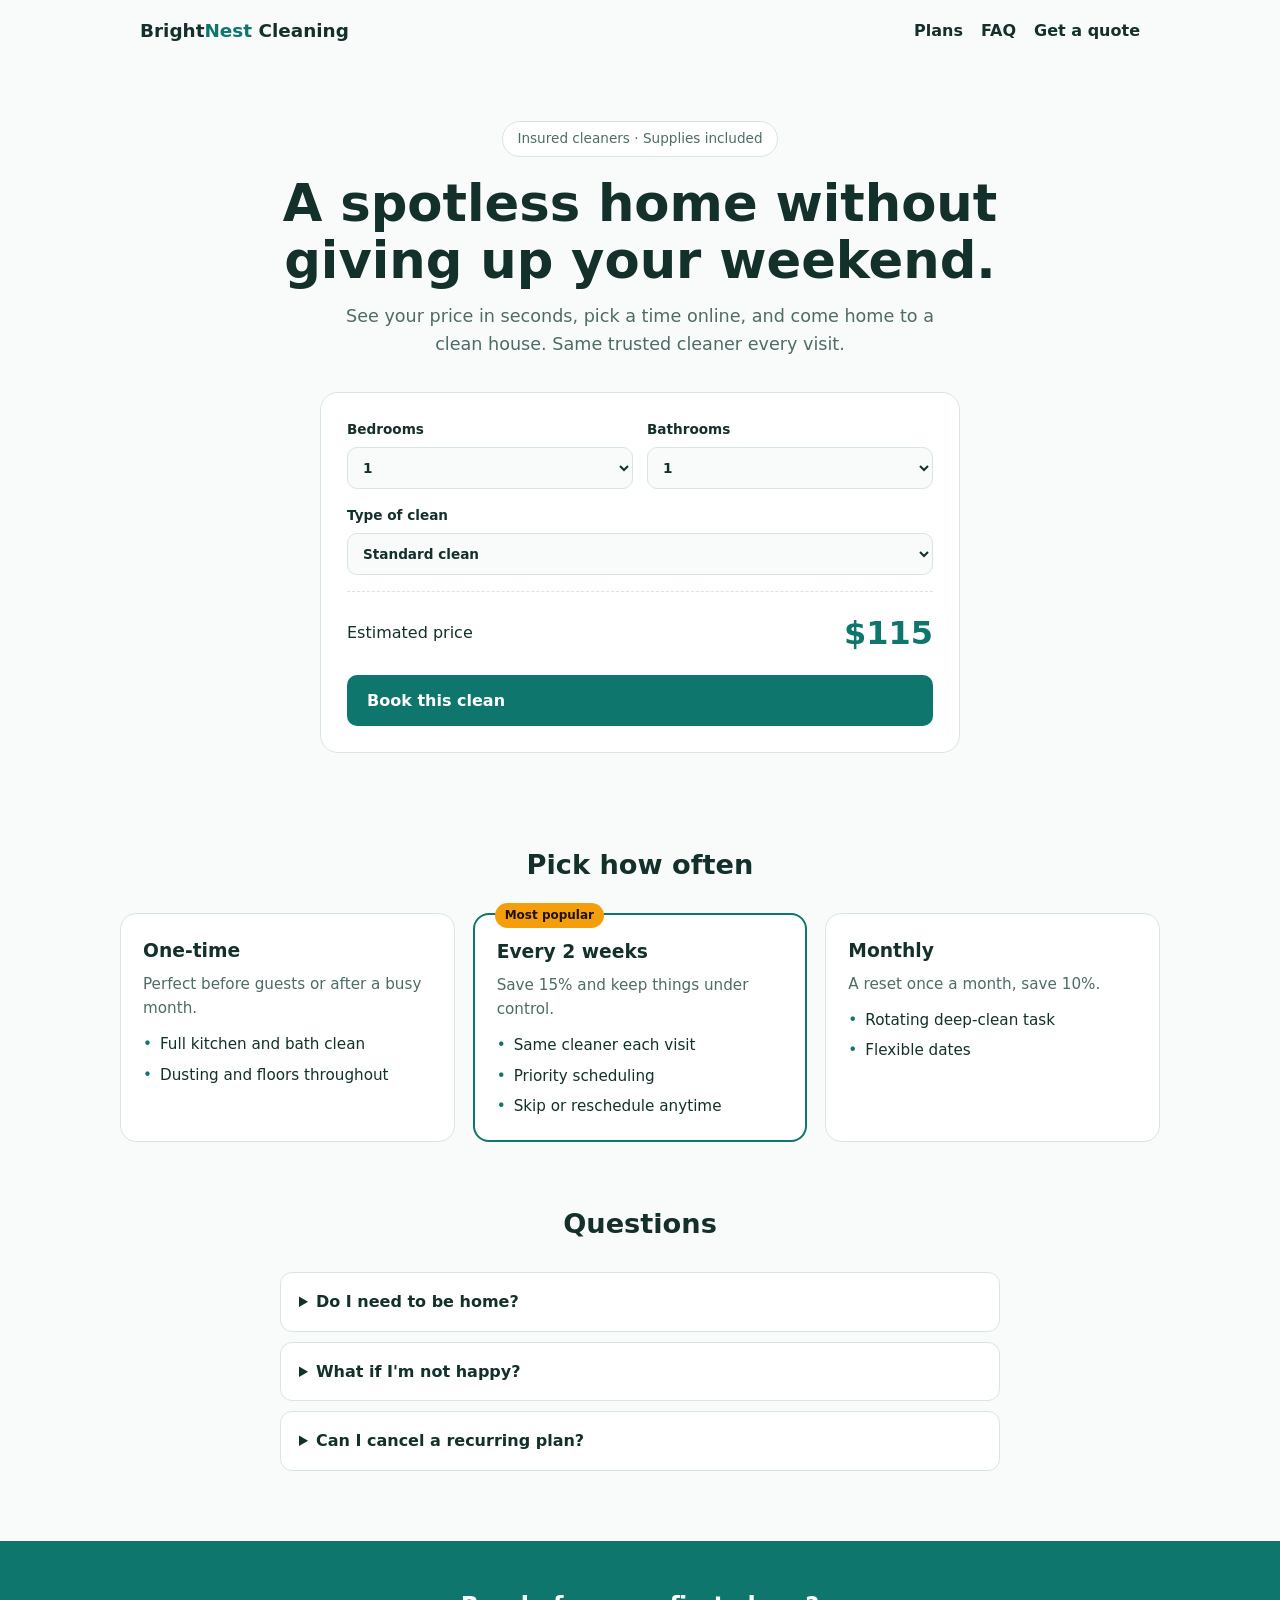
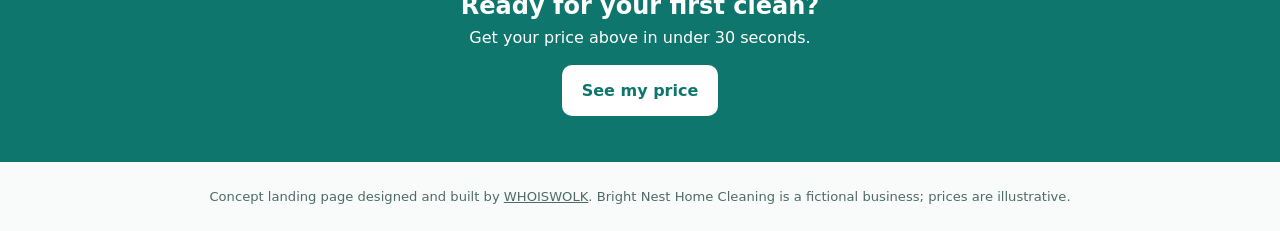
<file: cleaning-service-landing-page/index.html>
<!DOCTYPE html>
<html lang="en">
<head>
<meta charset="UTF-8">
<meta name="viewport" content="width=device-width, initial-scale=1">
<title>Bright Nest Home Cleaning | Get an Instant Quote | Concept by WHOISWOLK</title>
<meta name="description" content="Concept landing page for a home cleaning service, built by WHOISWOLK: an instant price estimator, clear packages and one booking goal.">
<style>
:root{--ink:#14302b;--muted:#4f6b66;--paper:#f8fbfa;--card:#ffffff;--accent:#0f766e;--accent-2:#f59e0b;--accent-ink:#ffffff;--line:#d7e6e3}
@media (prefers-color-scheme:dark){:root{--ink:#e6f2ef;--muted:#9fbbb5;--paper:#0e1716;--card:#15211f;--accent:#2dd4bf;--accent-2:#fbbf24;--accent-ink:#04201c;--line:#24413c}}
*{box-sizing:border-box;margin:0;padding:0}
body{font-family:system-ui,-apple-system,"Segoe UI",Roboto,sans-serif;color:var(--ink);background:var(--paper);line-height:1.6}
.wrap{max-width:1040px;margin:0 auto;padding:0 20px}
header .wrap{display:flex;justify-content:space-between;align-items:center;padding:16px 20px}
.logo{font-weight:800;font-size:1.15rem}.logo b{color:var(--accent)}
nav a{color:var(--ink);text-decoration:none;font-weight:600;margin-left:18px}
.hero{text-align:center;padding:60px 20px 30px}
.pill{display:inline-block;background:var(--card);border:1px solid var(--line);border-radius:999px;padding:6px 14px;font-size:.85rem;color:var(--muted)}
h1{font-size:clamp(2rem,5vw,3.2rem);line-height:1.1;margin:18px auto 14px;max-width:16em}
.lede{color:var(--muted);font-size:1.1rem;max-width:36em;margin:0 auto}
.estimator{background:var(--card);border:1px solid var(--line);border-radius:18px;padding:26px;max-width:640px;margin:34px auto 0;text-align:left;display:grid;gap:16px}
.row{display:grid;grid-template-columns:1fr 1fr;gap:14px}
label{font-size:.85rem;font-weight:600;display:grid;gap:6px}
select{font:inherit;padding:11px;border:1px solid var(--line);border-radius:10px;background:var(--paper);color:var(--ink)}
.price{display:flex;justify-content:space-between;align-items:center;border-top:1px dashed var(--line);padding-top:16px}
.price strong{font-size:2rem;color:var(--accent)}
.btn{display:inline-block;font:inherit;font-weight:700;background:var(--accent);color:var(--accent-ink);border:0;border-radius:10px;padding:13px 20px;text-decoration:none;cursor:pointer}
.plans{padding:60px 0}
.plans h2,.faq h2{text-align:center;font-size:1.7rem;margin-bottom:26px}
.grid{display:grid;grid-template-columns:repeat(3,1fr);gap:18px}
.plan{background:var(--card);border:1px solid var(--line);border-radius:16px;padding:22px}
.plan.best{border:2px solid var(--accent);position:relative}
.plan.best::before{content:"Most popular";position:absolute;top:-12px;left:20px;background:var(--accent-2);color:#1f1300;font-size:.75rem;font-weight:800;padding:3px 10px;border-radius:999px}
.plan h3{margin-bottom:6px}.plan p{color:var(--muted);font-size:.95rem}
.plan ul{list-style:none;margin-top:12px;display:grid;gap:6px;font-size:.95rem}
.plan li::before{content:"\2022";color:var(--accent);margin-right:8px}
.faq{padding:0 0 60px}
details{background:var(--card);border:1px solid var(--line);border-radius:12px;padding:16px 18px;margin:0 auto 10px;max-width:720px}
summary{font-weight:700;cursor:pointer}details p{color:var(--muted);margin-top:8px}
.band{background:var(--accent);color:var(--accent-ink);text-align:center;padding:46px 20px}
.band .btn{background:var(--accent-ink);color:var(--accent);margin-top:14px}
footer{text-align:center;color:var(--muted);font-size:.82rem;padding:24px 20px}footer a{color:inherit}
@media (max-width:780px){.grid,.row{grid-template-columns:1fr}nav{display:none}}
</style>
</head>
<body>
<header><div class="wrap"><div class="logo">Bright<b>Nest</b> Cleaning</div><nav><a href="#plans">Plans</a><a href="#faq">FAQ</a><a href="#quote">Get a quote</a></nav></div></header>
<main>
<section class="hero" id="quote">
<span class="pill">Insured cleaners &middot; Supplies included</span>
<h1>A spotless home without giving up your weekend.</h1>
<p class="lede">See your price in seconds, pick a time online, and come home to a clean house. Same trusted cleaner every visit.</p>
<div class="estimator">
<div class="row">
<label>Bedrooms<select id="beds"><option value="0">Studio</option><option value="1" selected>1</option><option value="2">2</option><option value="3">3</option><option value="4">4+</option></select></label>
<label>Bathrooms<select id="baths"><option value="1" selected>1</option><option value="2">2</option><option value="3">3+</option></select></label>
</div>
<label>Type of clean<select id="type"><option value="1">Standard clean</option><option value="1.6">Deep clean</option><option value="1.9">Move-in / move-out</option></select></label>
<div class="price"><span>Estimated price</span><strong id="total">$0</strong></div>
<a class="btn" href="#plans">Book this clean</a>
</div>
</section>
<section class="plans wrap" id="plans"><h2>Pick how often</h2><div class="grid">
<div class="plan"><h3>One-time</h3><p>Perfect before guests or after a busy month.</p><ul><li>Full kitchen and bath clean</li><li>Dusting and floors throughout</li></ul></div>
<div class="plan best"><h3>Every 2 weeks</h3><p>Save 15% and keep things under control.</p><ul><li>Same cleaner each visit</li><li>Priority scheduling</li><li>Skip or reschedule anytime</li></ul></div>
<div class="plan"><h3>Monthly</h3><p>A reset once a month, save 10%.</p><ul><li>Rotating deep-clean task</li><li>Flexible dates</li></ul></div>
</div></section>
<section class="faq" id="faq"><h2>Questions</h2>
<details><summary>Do I need to be home?</summary><p>No. Many customers leave a key or door code. You'll get a text when your cleaner arrives and leaves.</p></details>
<details><summary>What if I'm not happy?</summary><p>Tell us within 24 hours and we'll come back to re-clean the missed areas for free.</p></details>
<details><summary>Can I cancel a recurring plan?</summary><p>Yes, anytime, with no fees. Just give 48 hours' notice before your next visit.</p></details>
</section>
<section class="band"><h2>Ready for your first clean?</h2><p>Get your price above in under 30 seconds.</p><a class="btn" href="#quote">See my price</a></section>
</main>
<footer>Concept landing page designed and built by <a href="https://www.whoiswolk.one">WHOISWOLK</a>. Bright Nest Home Cleaning is a fictional business; prices are illustrative.</footer>
<script>
const f=(id)=>document.getElementById(id);
function calc(){const beds=+f('beds').value,baths=+f('baths').value,mult=+f('type').value;const base=90+beds*25+(baths-1)*20;f('total').textContent='$'+Math.round(base*mult);}
['beds','baths','type'].forEach(id=>f(id).addEventListener('change',calc));calc();
</script>
</body>
</html>
</file>
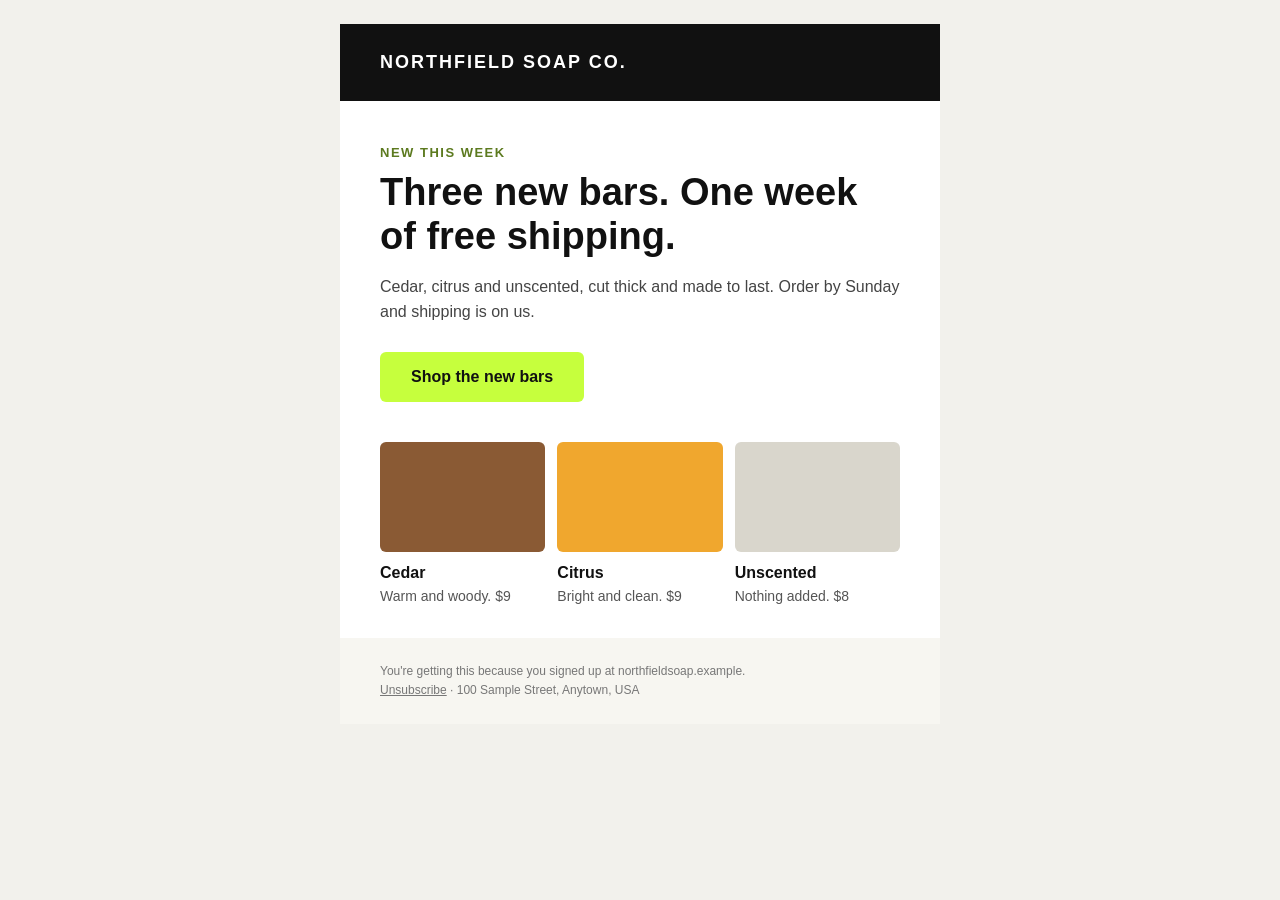
<file: email-template/index.html>
<!DOCTYPE html>
<html lang="en">
<head>
<meta charset="utf-8">
<meta name="viewport" content="width=device-width,initial-scale=1">
<meta name="color-scheme" content="light dark">
<title>Sample promo email | WHOISWOLK</title>
<style>
  body{margin:0;padding:0;background:#f2f1ec;}
  table{border-collapse:collapse;}
  img{border:0;display:block;max-width:100%;}
  a{color:#111111;}
  @media only screen and (max-width:620px){
    .wrap{width:100% !important;}
    .col{display:block !important;width:100% !important;padding:0 0 20px 0 !important;}
    .pad{padding:24px 20px !important;}
    .h1{font-size:30px !important;line-height:36px !important;}
  }
</style>
</head>
<body>
<!-- Preheader: shows in the inbox preview, hidden in the email body -->
<div style="display:none;max-height:0;overflow:hidden;opacity:0;">Three new bars, free shipping this week only.</div>
<table role="presentation" width="100%" bgcolor="#f2f1ec"><tr><td align="center" style="padding:24px 12px;">
<table role="presentation" class="wrap" width="600" bgcolor="#ffffff" style="width:600px;max-width:600px;">
  <tr><td class="pad" style="padding:28px 40px;background:#111111;font-family:Arial,Helvetica,sans-serif;font-size:18px;font-weight:bold;letter-spacing:2px;color:#ffffff;">NORTHFIELD SOAP CO.</td></tr>
  <tr><td class="pad" style="padding:44px 40px 12px;font-family:Arial,Helvetica,sans-serif;">
    <p style="margin:0 0 10px;font-size:13px;font-weight:bold;letter-spacing:1.5px;color:#5c7a1f;">NEW THIS WEEK</p>
    <h1 class="h1" style="margin:0 0 16px;font-size:38px;line-height:44px;color:#111111;">Three new bars. One week of free shipping.</h1>
    <p style="margin:0 0 28px;font-size:16px;line-height:25px;color:#444444;">Cedar, citrus and unscented, cut thick and made to last. Order by Sunday and shipping is on us.</p>
    <table role="presentation"><tr><td bgcolor="#c6ff3d" style="border-radius:6px;">
      <a href="https://example.com" style="display:inline-block;padding:15px 30px;font-family:Arial,Helvetica,sans-serif;font-size:16px;font-weight:bold;color:#111111;text-decoration:none;">Shop the new bars</a>
    </td></tr></table>
  </td></tr>
  <tr><td class="pad" style="padding:28px 40px 12px;">
    <table role="presentation" width="100%"><tr>
      <td class="col" width="33%" valign="top" style="padding:0 8px 20px 0;font-family:Arial,Helvetica,sans-serif;">
        <div style="height:110px;background:#8a5a34;border-radius:6px;"></div>
        <p style="margin:12px 0 4px;font-size:16px;font-weight:bold;color:#111111;">Cedar</p>
        <p style="margin:0;font-size:14px;line-height:20px;color:#555555;">Warm and woody. $9</p>
      </td>
      <td class="col" width="33%" valign="top" style="padding:0 4px 20px;font-family:Arial,Helvetica,sans-serif;">
        <div style="height:110px;background:#f0a72e;border-radius:6px;"></div>
        <p style="margin:12px 0 4px;font-size:16px;font-weight:bold;color:#111111;">Citrus</p>
        <p style="margin:0;font-size:14px;line-height:20px;color:#555555;">Bright and clean. $9</p>
      </td>
      <td class="col" width="33%" valign="top" style="padding:0 0 20px 8px;font-family:Arial,Helvetica,sans-serif;">
        <div style="height:110px;background:#d9d6cc;border-radius:6px;"></div>
        <p style="margin:12px 0 4px;font-size:16px;font-weight:bold;color:#111111;">Unscented</p>
        <p style="margin:0;font-size:14px;line-height:20px;color:#555555;">Nothing added. $8</p>
      </td>
    </tr></table>
  </td></tr>
  <tr><td class="pad" style="padding:24px 40px;background:#f7f6f1;font-family:Arial,Helvetica,sans-serif;font-size:12px;line-height:19px;color:#777777;">
    You're getting this because you signed up at northfieldsoap.example.<br>
    <a href="https://example.com" style="color:#777777;">Unsubscribe</a> · 100 Sample Street, Anytown, USA
  </td></tr>
</table>
</td></tr></table>
</body>
</html>
</file>
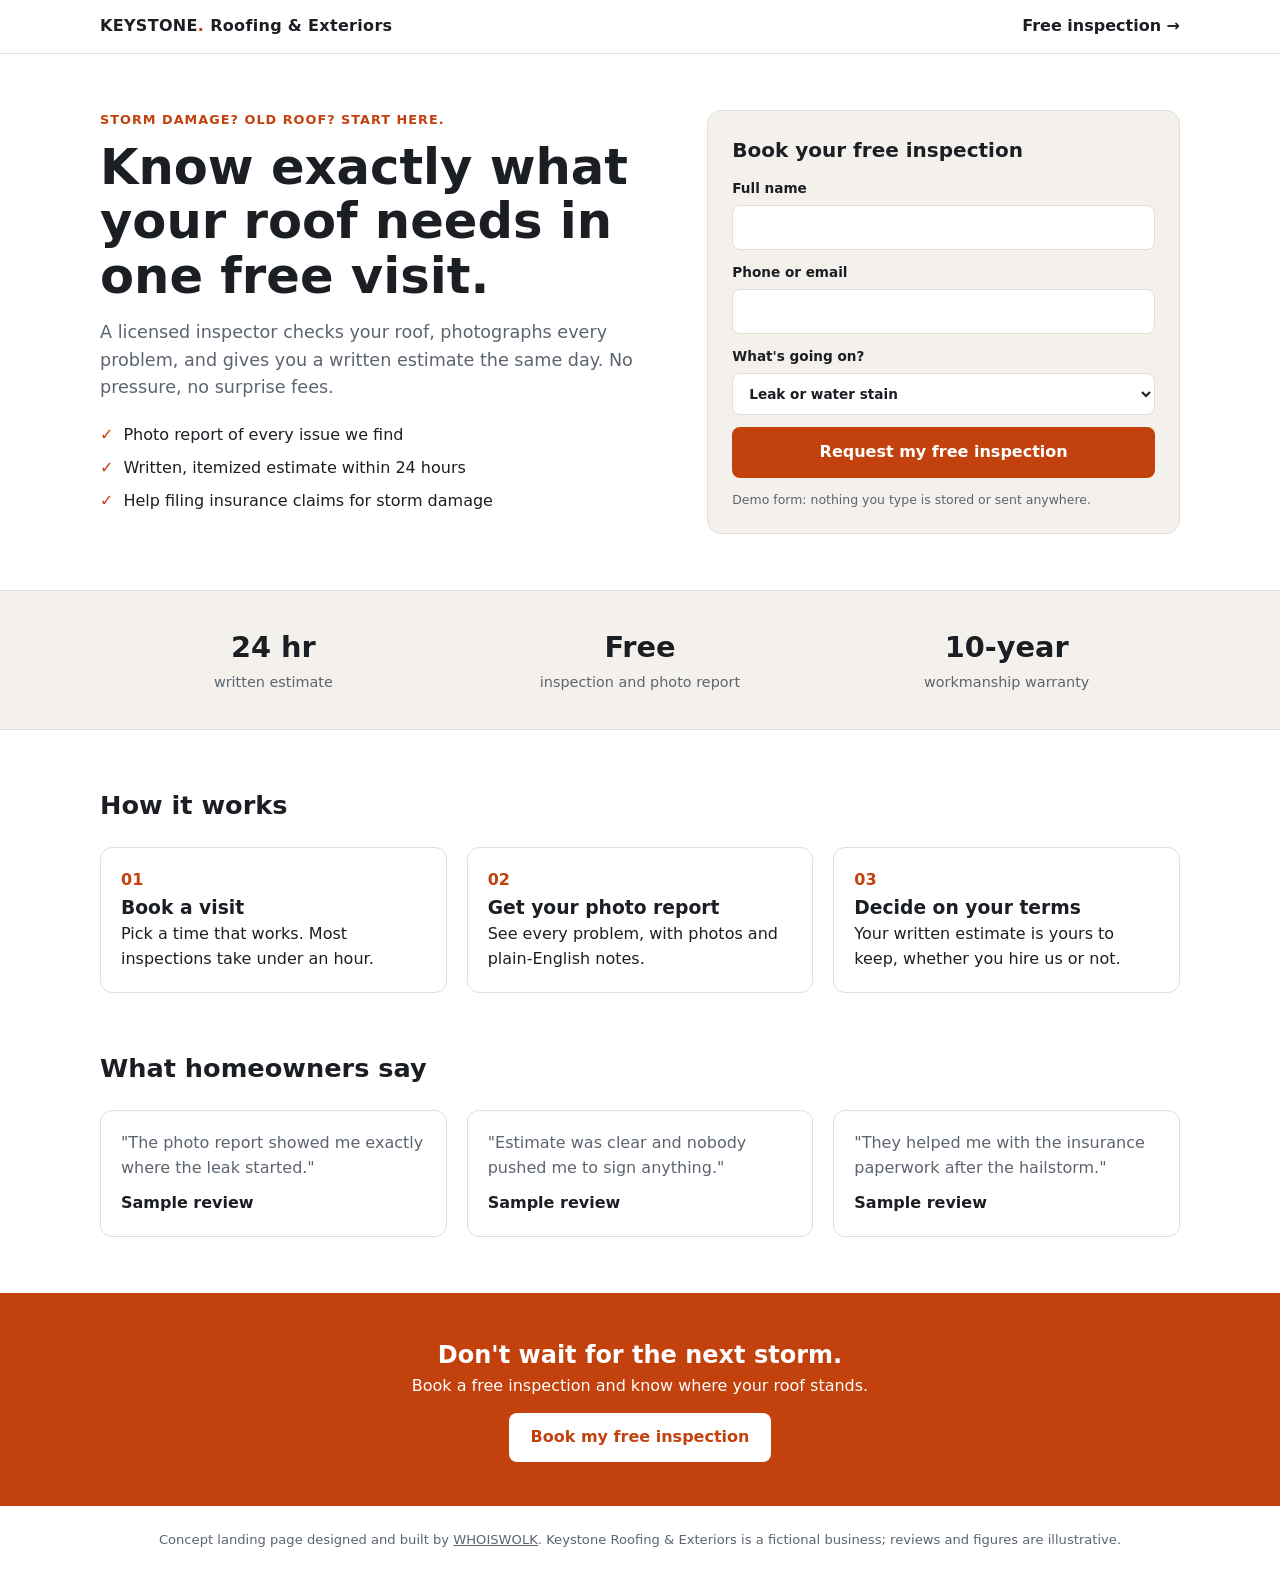
<file: roofing-landing-page/index.html>
<!DOCTYPE html>
<html lang="en">
<head>
<meta charset="UTF-8">
<meta name="viewport" content="width=device-width, initial-scale=1">
<title>Keystone Roofing &amp; Exteriors | Free Roof Inspection | Concept by WHOISWOLK</title>
<meta name="description" content="Concept landing page for a roofing contractor, built by WHOISWOLK: one clear goal, a free-inspection form, and proof that builds trust.">
<style>
:root{--ink:#1b1f24;--muted:#5b6470;--paper:#ffffff;--soft:#f4f1ec;--accent:#c2410c;--accent-ink:#ffffff;--line:#e3ded6}
@media (prefers-color-scheme:dark){:root{--ink:#f2efe9;--muted:#b6b0a6;--paper:#16181b;--soft:#1f2226;--accent:#f97316;--accent-ink:#1b0e05;--line:#2e3237}}
*{box-sizing:border-box;margin:0;padding:0}
body{font-family:system-ui,-apple-system,"Segoe UI",Roboto,sans-serif;color:var(--ink);background:var(--paper);line-height:1.55}
a{color:inherit}
.wrap{max-width:1080px;margin:0 auto;padding:0 20px}
header{border-bottom:1px solid var(--line)}
.bar{display:flex;align-items:center;justify-content:space-between;padding:14px 0;gap:12px}
.logo{font-weight:800;letter-spacing:.02em}
.logo span{color:var(--accent)}
.phone{font-weight:700;text-decoration:none}
.hero{display:grid;grid-template-columns:1.2fr 1fr;gap:40px;padding:56px 0}
.kicker{color:var(--accent);font-weight:700;text-transform:uppercase;font-size:.8rem;letter-spacing:.08em}
h1{font-size:clamp(2rem,4.5vw,3.1rem);line-height:1.1;margin:10px 0 16px}
.lede{color:var(--muted);font-size:1.1rem;max-width:34em}
.checks{list-style:none;margin:22px 0 0;display:grid;gap:8px}
.checks li::before{content:"✓";color:var(--accent);font-weight:800;margin-right:10px}
form{background:var(--soft);border:1px solid var(--line);border-radius:14px;padding:24px;display:grid;gap:12px;align-self:start}
form h2{font-size:1.25rem}
label{font-size:.85rem;font-weight:600;display:grid;gap:6px}
input,select{font:inherit;padding:11px 12px;border:1px solid var(--line);border-radius:8px;background:var(--paper);color:var(--ink)}
button{font:inherit;font-weight:700;background:var(--accent);color:var(--accent-ink);border:0;border-radius:8px;padding:13px;cursor:pointer}
.fine{font-size:.78rem;color:var(--muted)}
.proof{background:var(--soft);border-top:1px solid var(--line);border-bottom:1px solid var(--line)}
.stats{display:grid;grid-template-columns:repeat(3,1fr);gap:20px;padding:34px 0;text-align:center}
.stats b{display:block;font-size:1.8rem}
.stats span{color:var(--muted);font-size:.9rem}
.steps{padding:56px 0}
.steps h2,.reviews h2{font-size:1.6rem;margin-bottom:22px}
.grid3{display:grid;grid-template-columns:repeat(3,1fr);gap:20px}
.card{border:1px solid var(--line);border-radius:12px;padding:20px}
.card .n{color:var(--accent);font-weight:800}
.reviews{padding:0 0 56px}
blockquote{border:1px solid var(--line);border-radius:12px;padding:20px;color:var(--muted)}
blockquote cite{display:block;margin-top:10px;color:var(--ink);font-style:normal;font-weight:600}
.cta{background:var(--accent);color:var(--accent-ink);text-align:center;padding:44px 20px}
.cta a{display:inline-block;margin-top:14px;background:var(--accent-ink);color:var(--accent);padding:12px 22px;border-radius:8px;font-weight:800;text-decoration:none}
footer{padding:24px 0;color:var(--muted);font-size:.82rem;text-align:center}
.thanks{display:none;font-weight:700}
@media (max-width:820px){.hero,.grid3{grid-template-columns:1fr}.stats{grid-template-columns:1fr}}
</style>
</head>
<body>
<header><div class="wrap bar"><div class="logo">KEYSTONE<span>.</span> Roofing &amp; Exteriors</div><a class="phone" href="#quote">Free inspection →</a></div></header>
<main>
<section class="wrap hero">
<div>
<p class="kicker">Storm damage? Old roof? Start here.</p>
<h1>Know exactly what your roof needs in one free visit.</h1>
<p class="lede">A licensed inspector checks your roof, photographs every problem, and gives you a written estimate the same day. No pressure, no surprise fees.</p>
<ul class="checks"><li>Photo report of every issue we find</li><li>Written, itemized estimate within 24 hours</li><li>Help filing insurance claims for storm damage</li></ul>
</div>
<form id="quote" onsubmit="event.preventDefault();this.querySelector('.thanks').style.display='block';this.querySelector('button').disabled=true;">
<h2>Book your free inspection</h2>
<label>Full name<input required autocomplete="name"></label>
<label>Phone or email<input required></label>
<label>What's going on?<select><option>Leak or water stain</option><option>Storm or hail damage</option><option>Roof is getting old</option><option>Selling or buying a home</option></select></label>
<button type="submit">Request my free inspection</button>
<p class="thanks">Thanks! This is a demo form, so no data was sent.</p>
<p class="fine">Demo form: nothing you type is stored or sent anywhere.</p>
</form>
</section>
<section class="proof"><div class="wrap stats"><div><b>24 hr</b><span>written estimate</span></div><div><b>Free</b><span>inspection and photo report</span></div><div><b>10-year</b><span>workmanship warranty</span></div></div></section>
<section class="wrap steps"><h2>How it works</h2><div class="grid3">
<div class="card"><p class="n">01</p><h3>Book a visit</h3><p>Pick a time that works. Most inspections take under an hour.</p></div>
<div class="card"><p class="n">02</p><h3>Get your photo report</h3><p>See every problem, with photos and plain-English notes.</p></div>
<div class="card"><p class="n">03</p><h3>Decide on your terms</h3><p>Your written estimate is yours to keep, whether you hire us or not.</p></div>
</div></section>
<section class="wrap reviews"><h2>What homeowners say</h2><div class="grid3">
<blockquote>"The photo report showed me exactly where the leak started."<cite>Sample review</cite></blockquote>
<blockquote>"Estimate was clear and nobody pushed me to sign anything."<cite>Sample review</cite></blockquote>
<blockquote>"They helped me with the insurance paperwork after the hailstorm."<cite>Sample review</cite></blockquote>
</div></section>
<section class="cta"><h2>Don't wait for the next storm.</h2><p>Book a free inspection and know where your roof stands.</p><a href="#quote">Book my free inspection</a></section>
</main>
<footer>Concept landing page designed and built by <a href="https://www.whoiswolk.one">WHOISWOLK</a>. Keystone Roofing &amp; Exteriors is a fictional business; reviews and figures are illustrative.</footer>
</body>
</html>
</file>
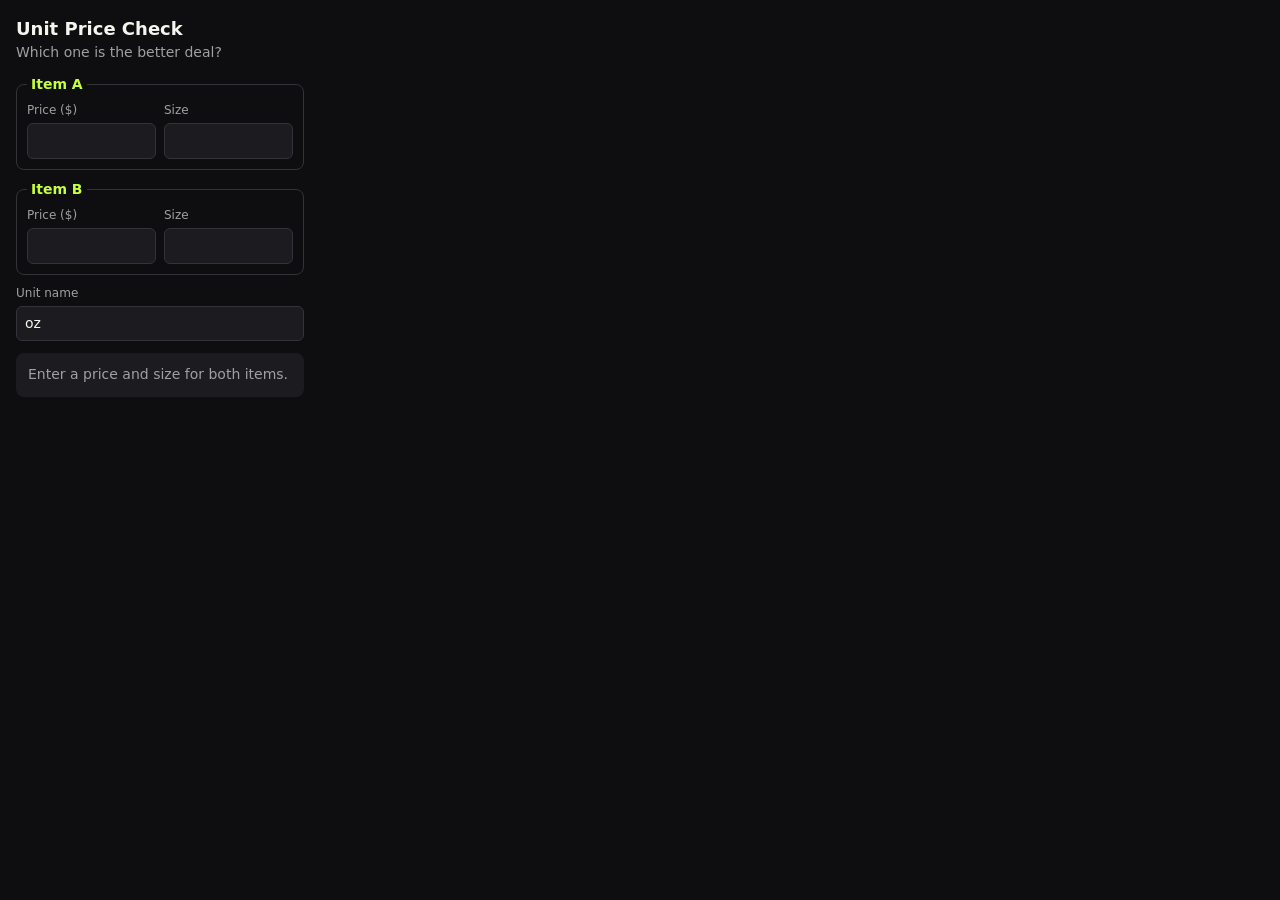
<file: unit-price-extension/popup.html>
<!DOCTYPE html>
<html lang="en">
<head>
<meta charset="utf-8">
<title>Unit Price Check</title>
<link rel="stylesheet" href="popup.css">
</head>
<body>
<h1>Unit Price Check</h1>
<p class="sub">Which one is the better deal?</p>
<form id="f">
  <fieldset>
    <legend>Item A</legend>
    <label>Price ($)<input id="pa" type="number" min="0" step="0.01" inputmode="decimal"></label>
    <label>Size<input id="qa" type="number" min="0" step="any" inputmode="decimal"></label>
  </fieldset>
  <fieldset>
    <legend>Item B</legend>
    <label>Price ($)<input id="pb" type="number" min="0" step="0.01" inputmode="decimal"></label>
    <label>Size<input id="qb" type="number" min="0" step="any" inputmode="decimal"></label>
  </fieldset>
  <label class="unit">Unit name<input id="unit" type="text" value="oz" maxlength="10"></label>
</form>
<div id="out" role="status" aria-live="polite">Enter a price and size for both items.</div>
<script src="popup.js"></script>
</body>
</html>
</file>
<file: unit-price-extension/popup.css>
*{box-sizing:border-box;}
body{width:320px;margin:0;padding:16px;font:14px/1.4 system-ui,-apple-system,"Segoe UI",sans-serif;background:#0e0e10;color:#f5f5f0;}
h1{margin:0;font-size:18px;}
.sub{margin:2px 0 12px;color:#a0a0a0;}
fieldset{min-width:0;border:1px solid #333338;border-radius:8px;margin:0 0 10px;padding:8px 10px 10px;display:flex;gap:8px;}
legend{padding:0 4px;color:#c6ff3d;font-weight:600;}
label{display:flex;flex-direction:column;gap:4px;flex:1;font-size:12px;color:#a0a0a0;}
.unit{margin-bottom:12px;}
input{width:100%;padding:7px 8px;border:1px solid #333338;border-radius:6px;background:#1c1c20;color:#f5f5f0;font:inherit;font-size:14px;min-width:0;}
input:focus{outline:2px solid #c6ff3d;outline-offset:1px;}
#out{padding:12px;border-radius:8px;background:#1c1c20;color:#a0a0a0;}
#out.win{background:#c6ff3d;color:#0e0e10;font-weight:600;}
#out small{display:block;font-weight:400;margin-top:4px;}
</file>
